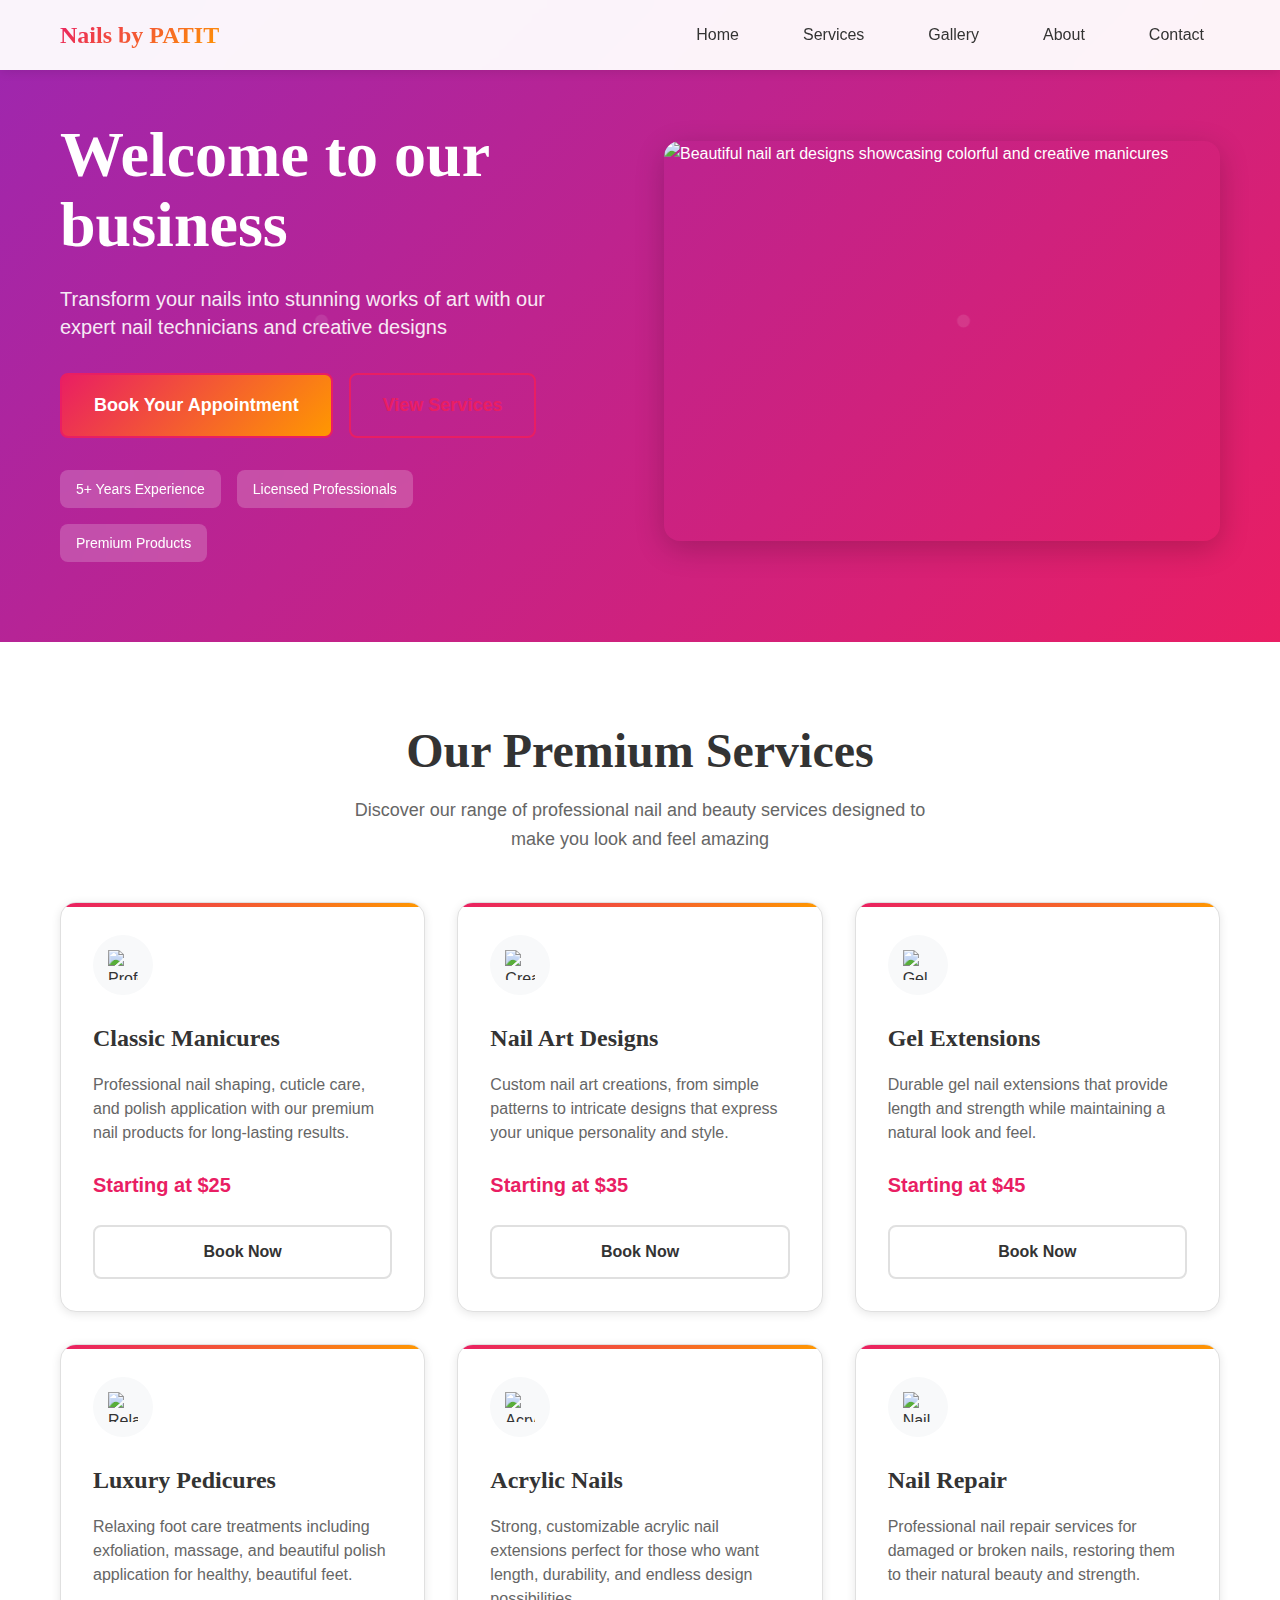
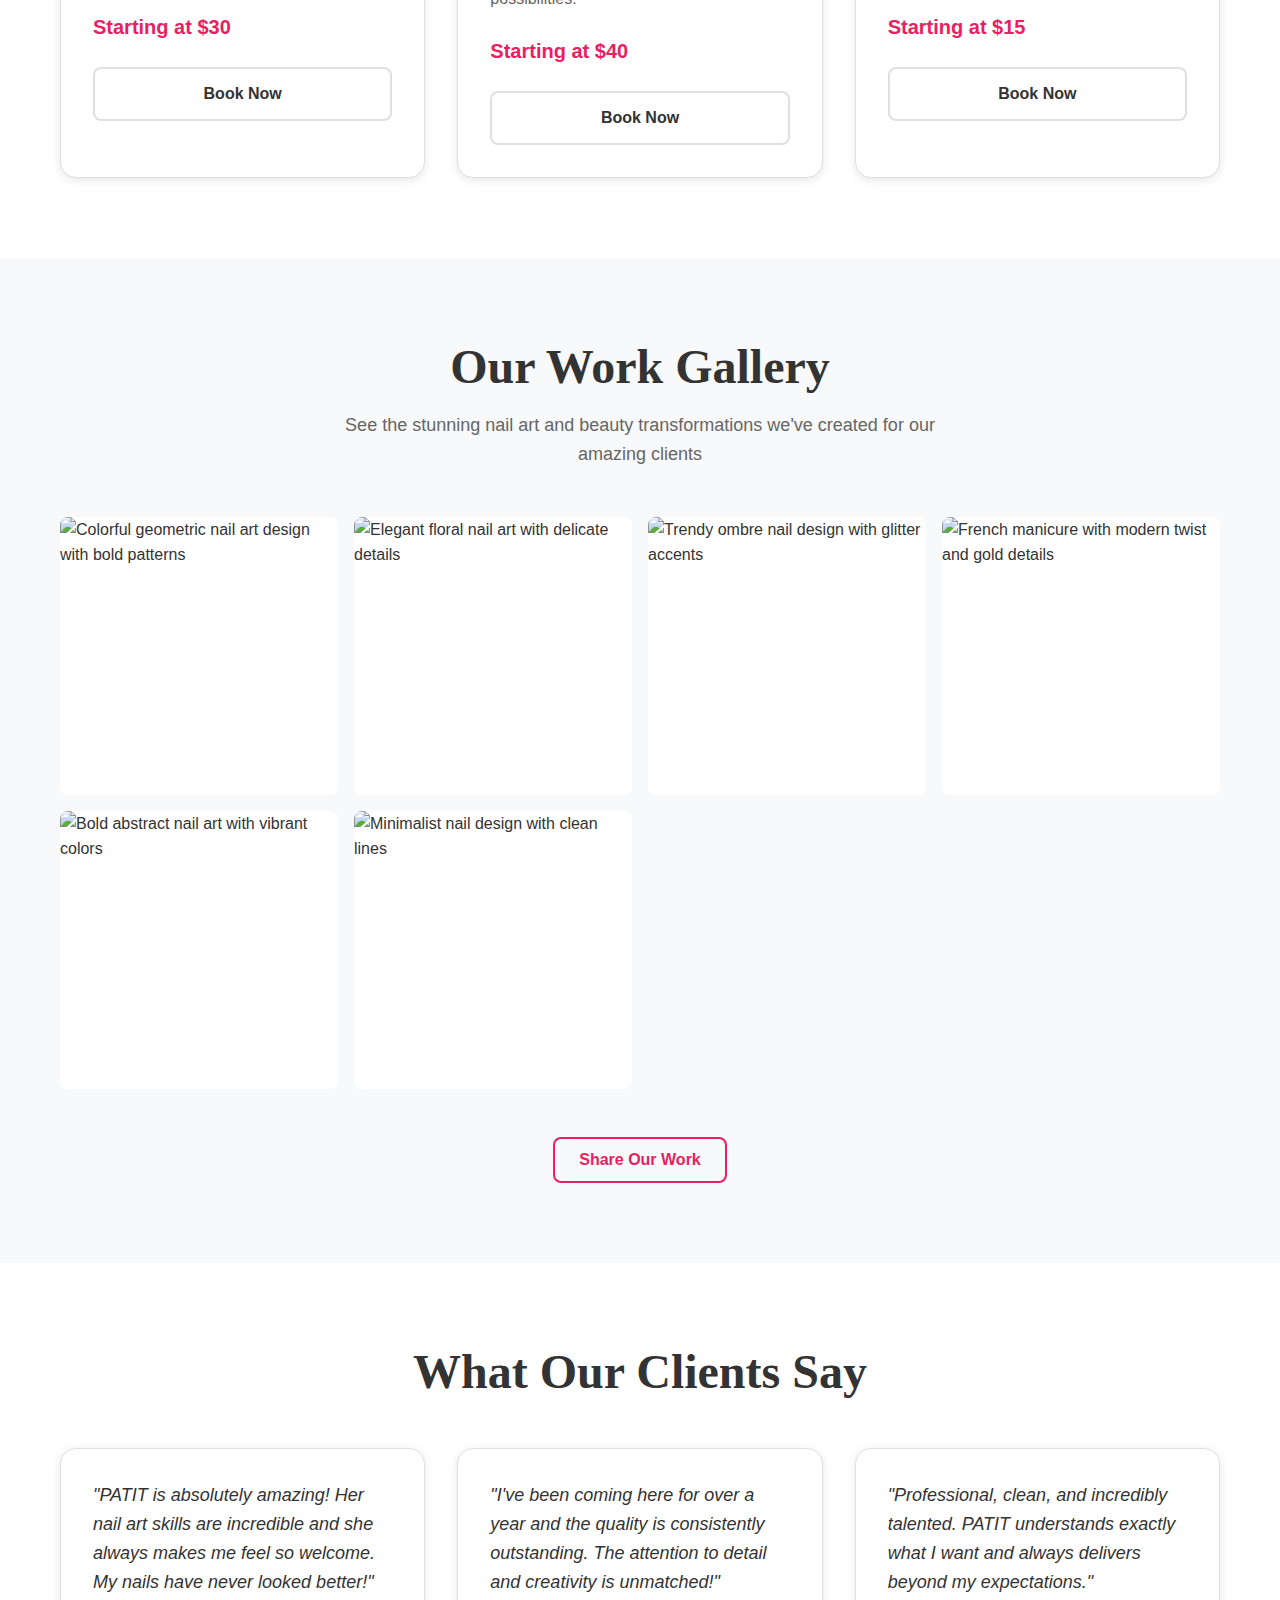
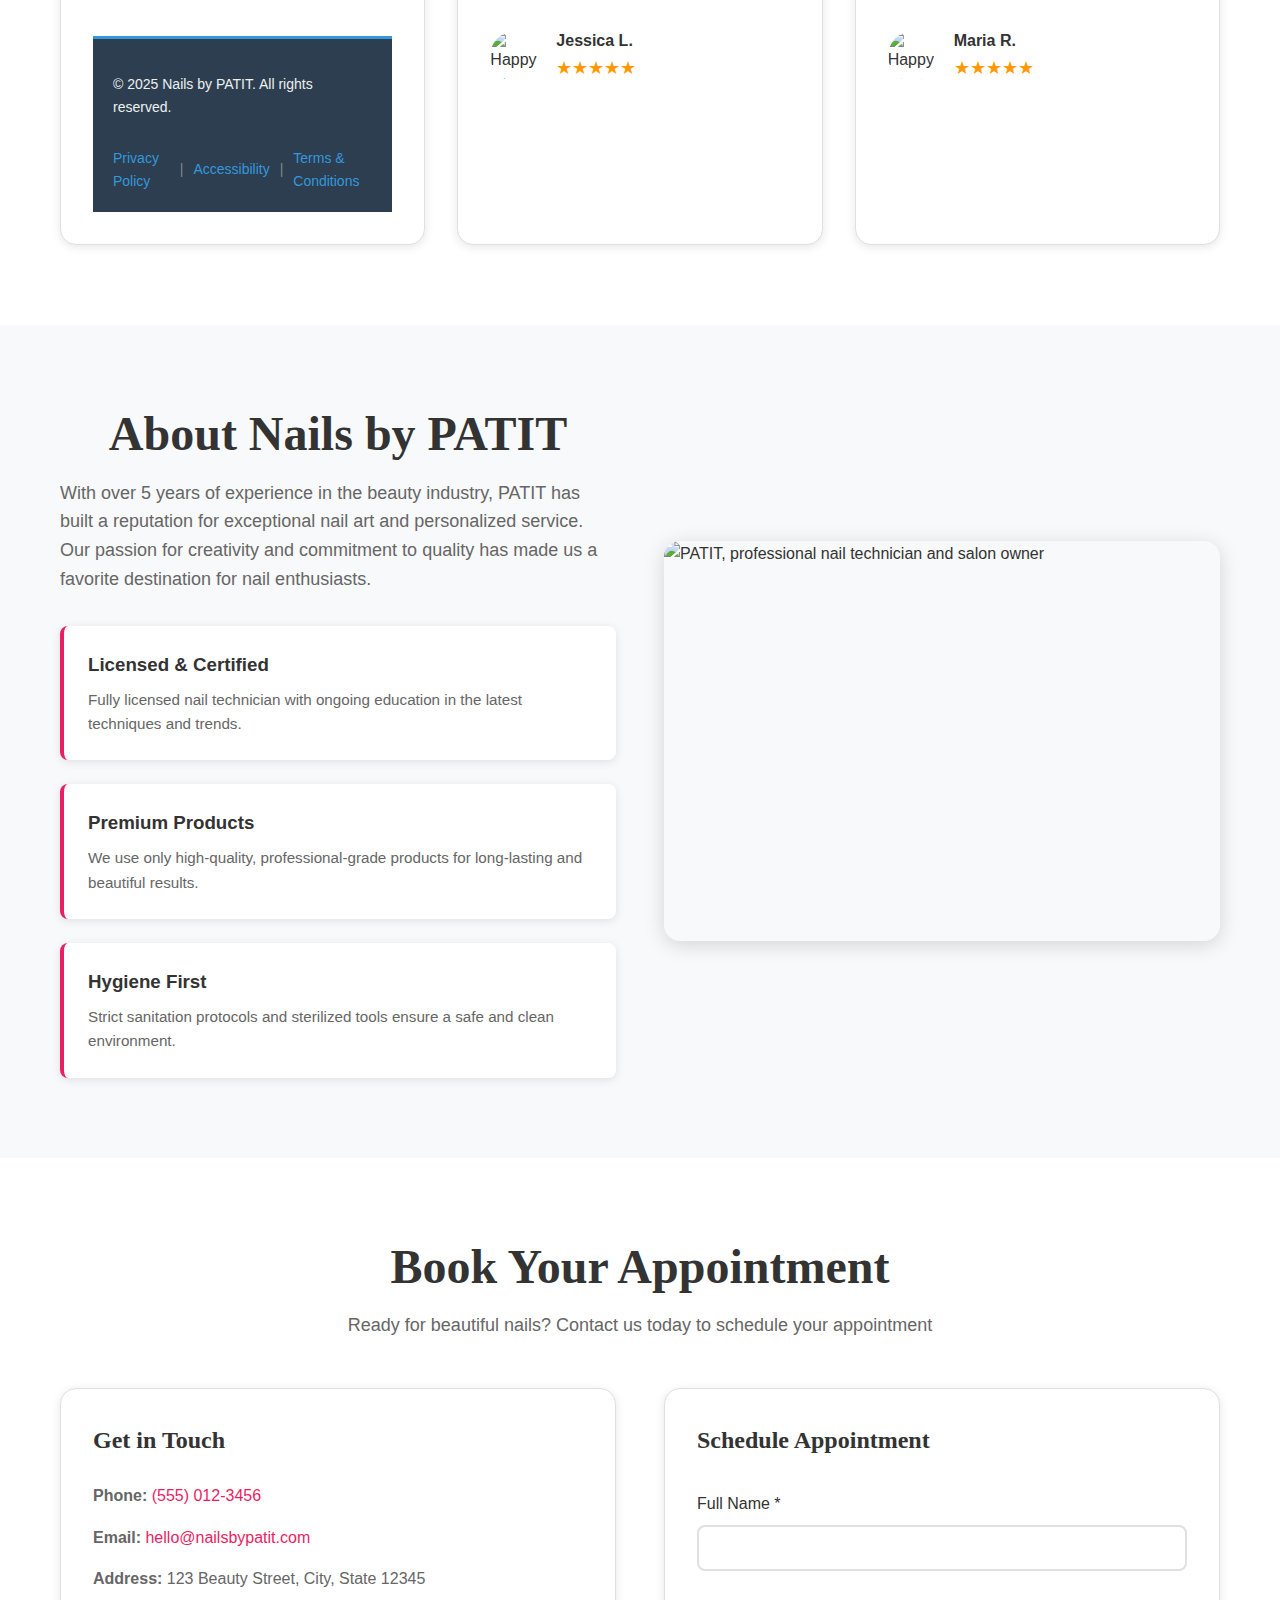
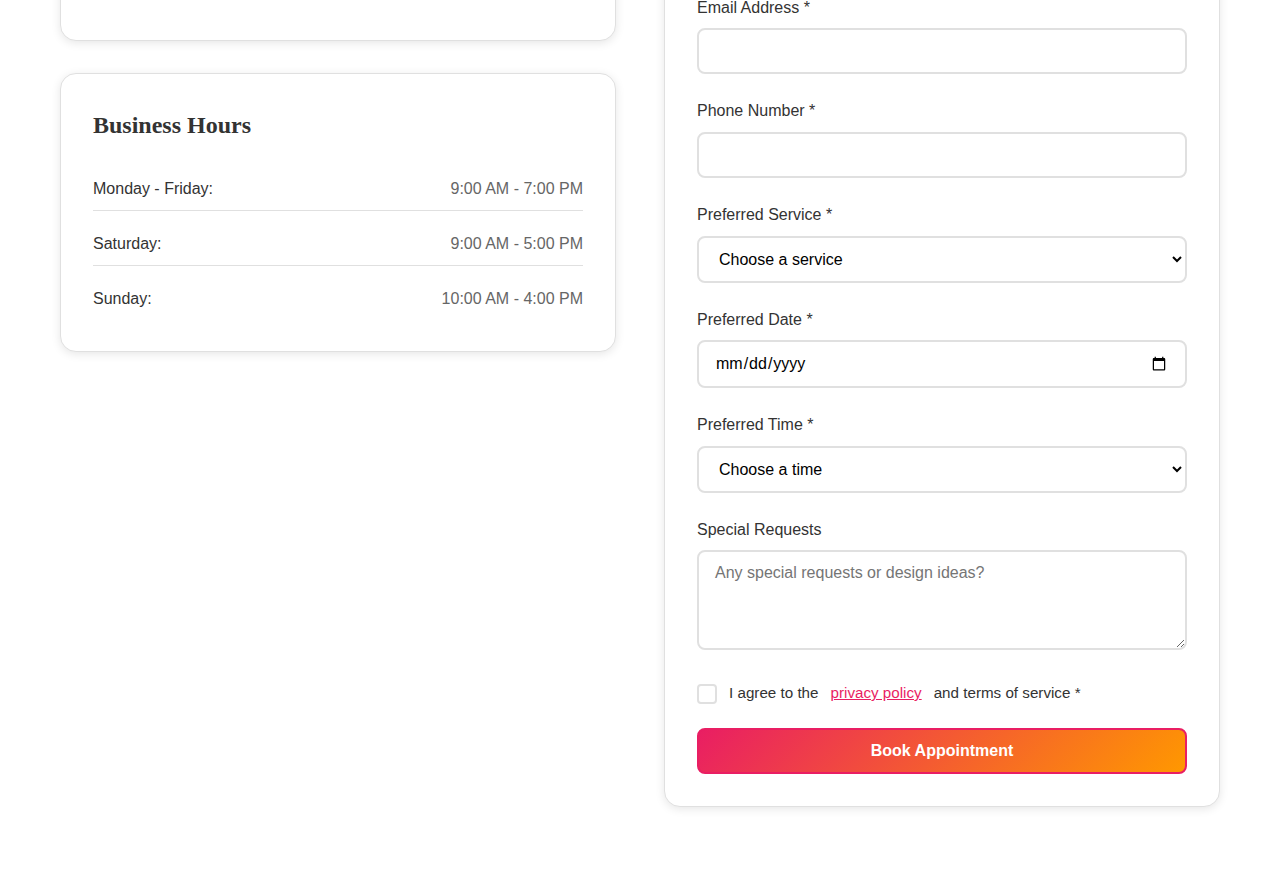
<file: public/index.html>
<!DOCTYPE html><html lang="en"><head><meta charset="UTF-8"><meta name="viewport" content="width=device-width, initial-scale=1.0"><title>Nails by PATIT - Professional Nail Art & Beauty Services</title><meta name="description" content="Transform your nails at Nails by PATIT. Expert nail art, manicures, pedicures, and beauty services. Book your appointment today for stunning nail designs."><meta name="keywords" content="nail art, manicures, pedicures, nail salon, beauty services, nail designs, gel nails, acrylic nails"><meta name="robots" content="index, follow"><link rel="canonical" href="https://nailsbypatit.com"><meta property="og:title" content="Nails by PATIT - Professional Nail Art & Beauty Services"><meta property="og:description" content="Transform your nails at Nails by PATIT. Expert nail art, manicures, pedicures, and beauty services."><meta property="og:type" content="website"><meta property="og:url" content="https://nailsbypatit.com"><meta name="twitter:card" content="summary_large_image"><meta name="twitter:title" content="Nails by PATIT - Professional Nail Art & Beauty Services"><meta name="twitter:description" content="Transform your nails at Nails by PATIT. Expert nail art, manicures, pedicures, and beauty services."><script type="application/ld+json">{"@context":"https://schema.org","@type":"BeautySalon","name":"Nails by PATIT","description":"Professional nail art and beauty services","url":"https://nailsbypatit.com","telephone":"+1-555-0123","address":{"@type":"PostalAddress","streetAddress":"123 Beauty Street","addressLocality":"City","addressRegion":"State","postalCode":"12345","addressCountry":"US"},"openingHours":["Mo-Fr 09:00-19:00","Sa 09:00-17:00","Su 10:00-16:00"],"priceRange":"$$","serviceType":["Nail Art","Manicures","Pedicures","Gel Nails","Acrylic Nails"]}</script><script data-integration="analytics:head"></script>    <link rel="stylesheet" href="styles.css">
</head><body><div data-integration="accessibility:toolbar"></div><header role="banner" class="header"><div class="container"><nav role="navigation" aria-label="Main navigation" class="nav"><div class="nav__brand"><h1 class="nav__logo">Nails by PATIT</h1></div><button class="nav__toggle" aria-label="Toggle navigation" aria-expanded="false"><span class="nav__hamburger"></span></button><ul class="nav__menu" role="menubar"><li class="nav__item" role="none"><a href="#home" class="nav__link" role="menuitem">Home</a></li><li class="nav__item" role="none"><a href="#services" class="nav__link" role="menuitem">Services</a></li><li class="nav__item" role="none"><a href="#gallery" class="nav__link" role="menuitem">Gallery</a></li><li class="nav__item" role="none"><a href="#about" class="nav__link" role="menuitem">About</a></li><li class="nav__item" role="none"><a href="#contact" class="nav__link" role="menuitem">Contact</a></li></ul></div></nav></header><main role="main"><section id="home" class="hero" aria-labelledby="hero-title"><div class="container"><div class="hero__content"><h1 id="hero-title" class="hero__title">Welcome to our business</h1><p class="hero__subtitle">Transform your nails into stunning works of art with our expert nail technicians and creative designs</p><div class="hero__cta"><a href="#contact" class="btn btn--primary btn--large" role="button">Book Your Appointment</a><a href="#services" class="btn btn--secondary btn--large" role="button">View Services</a></div><div class="hero__trust"><div class="trust-badges"><span class="trust-badge">5+ Years Experience</span><span class="trust-badge">Licensed Professionals</span><span class="trust-badge">Premium Products</span></div></div></div><div class="hero__image"><img data-ai-slot="hero-nail-art-salon" alt="Beautiful nail art designs showcasing colorful and creative manicures" class="hero__img" loading="eager"></div></div></section><section id="services" class="services" aria-labelledby="services-title"><div class="container"><h2 id="services-title" class="section__title">Our Premium Services</h2><p class="section__subtitle">Discover our range of professional nail and beauty services designed to make you look and feel amazing</p><div class="services__grid"><article class="service-card"><div class="service-card__icon"><img data-ai-slot="manicure-icon" alt="Professional manicure service icon" class="service-icon" loading="lazy"></div><h3 class="service-card__title">Classic Manicures</h3><p class="service-card__description">Professional nail shaping, cuticle care, and polish application with our premium nail products for long-lasting results.</p><div class="service-card__price">Starting at $25</div><a href="#contact" class="service-card__cta btn btn--outline">Book Now</a></article><article class="service-card"><div class="service-card__icon"><img data-ai-slot="nail-art-icon" alt="Creative nail art design icon" class="service-icon" loading="lazy"></div><h3 class="service-card__title">Nail Art Designs</h3><p class="service-card__description">Custom nail art creations, from simple patterns to intricate designs that express your unique personality and style.</p><div class="service-card__price">Starting at $35</div><a href="#contact" class="service-card__cta btn btn--outline">Book Now</a></article><article class="service-card"><div class="service-card__icon"><img data-ai-slot="gel-nails-icon" alt="Gel nail application icon" class="service-icon" loading="lazy"></div><h3 class="service-card__title">Gel Extensions</h3><p class="service-card__description">Durable gel nail extensions that provide length and strength while maintaining a natural look and feel.</p><div class="service-card__price">Starting at $45</div><a href="#contact" class="service-card__cta btn btn--outline">Book Now</a></article><article class="service-card"><div class="service-card__icon"><img data-ai-slot="pedicure-icon" alt="Relaxing pedicure service icon" class="service-icon" loading="lazy"></div><h3 class="service-card__title">Luxury Pedicures</h3><p class="service-card__description">Relaxing foot care treatments including exfoliation, massage, and beautiful polish application for healthy, beautiful feet.</p><div class="service-card__price">Starting at $30</div><a href="#contact" class="service-card__cta btn btn--outline">Book Now</a></article><article class="service-card"><div class="service-card__icon"><img data-ai-slot="acrylic-nails-icon" alt="Acrylic nail extension icon" class="service-icon" loading="lazy"></div><h3 class="service-card__title">Acrylic Nails</h3><p class="service-card__description">Strong, customizable acrylic nail extensions perfect for those who want length, durability, and endless design possibilities.</p><div class="service-card__price">Starting at $40</div><a href="#contact" class="service-card__cta btn btn--outline">Book Now</a></article><article class="service-card"><div class="service-card__icon"><img data-ai-slot="nail-repair-icon" alt="Nail repair and maintenance icon" class="service-icon" loading="lazy"></div><h3 class="service-card__title">Nail Repair</h3><p class="service-card__description">Professional nail repair services for damaged or broken nails, restoring them to their natural beauty and strength.</p><div class="service-card__price">Starting at $15</div><a href="#contact" class="service-card__cta btn btn--outline">Book Now</a></article></div></div></section><section id="gallery" class="gallery" aria-labelledby="gallery-title"><div class="container"><h2 id="gallery-title" class="section__title">Our Work Gallery</h2><p class="section__subtitle">See the stunning nail art and beauty transformations we've created for our amazing clients</p><div class="gallery__grid"><div class="gallery__item"><img data-ai-slot="nail-art-gallery-1" alt="Colorful geometric nail art design with bold patterns" class="gallery__img" loading="lazy"></div><div class="gallery__item"><img data-ai-slot="nail-art-gallery-2" alt="Elegant floral nail art with delicate details" class="gallery__img" loading="lazy"></div><div class="gallery__item"><img data-ai-slot="nail-art-gallery-3" alt="Trendy ombre nail design with glitter accents" class="gallery__img" loading="lazy"></div><div class="gallery__item"><img data-ai-slot="nail-art-gallery-4" alt="French manicure with modern twist and gold details" class="gallery__img" loading="lazy"></div><div class="gallery__item"><img data-ai-slot="nail-art-gallery-5" alt="Bold abstract nail art with vibrant colors" class="gallery__img" loading="lazy"></div><div class="gallery__item"><img data-ai-slot="nail-art-gallery-6" alt="Minimalist nail design with clean lines" class="gallery__img" loading="lazy"></div></div><div class="gallery__cta"><button data-integration="social:share" class="btn btn--secondary">Share Our Work</button></div></div></section><section class="testimonials" aria-labelledby="testimonials-title"><div class="container"><h2 id="testimonials-title" class="section__title">What Our Clients Say</h2><div class="testimonials__grid"><blockquote class="testimonial"><div class="testimonial__content"><p class="testimonial__text">"PATIT is absolutely amazing! Her nail art skills are incredible and she always makes me feel so welcome. My nails have never looked better!"</p>
    <!-- Legal Footer -->
    <footer class="legal-footer">
      <div class="container">
        <div class="footer-content">
          <div class="footer-main">
            <p>© 2025 Nails by PATIT. All rights reserved.</p>
          </div>
          <div class="footer-legal">
            <a href="privacy.html" target="_blank" rel="noopener" aria-label="Privacy Policy">
              Privacy Policy
            </a>
            <span class="separator">|</span>
            <a href="accessibility.html" target="_blank" rel="noopener" aria-label="Accessibility">
              Accessibility
            </a>
            <span class="separator">|</span>
            <a href="terms.html" target="_blank" rel="noopener" aria-label="Terms & Conditions">
              Terms & Conditions
            </a>
          </div>
        </div>
      </div>
    </footer></div></blockquote><blockquote class="testimonial"><div class="testimonial__content"><p class="testimonial__text">"I've been coming here for over a year and the quality is consistently outstanding. The attention to detail and creativity is unmatched!"</p><footer class="testimonial__author"><img data-ai-slot="client-testimonial-2" alt="Happy client Jessica L." class="testimonial__avatar" loading="lazy"><div class="testimonial__info"><cite class="testimonial__name">Jessica L.</cite><div class="testimonial__rating" aria-label="5 star rating">★★★★★</div></div></footer></div></blockquote><blockquote class="testimonial"><div class="testimonial__content"><p class="testimonial__text">"Professional, clean, and incredibly talented. PATIT understands exactly what I want and always delivers beyond my expectations."</p><footer class="testimonial__author"><img data-ai-slot="client-testimonial-3" alt="Happy client Maria R." class="testimonial__avatar" loading="lazy"><div class="testimonial__info"><cite class="testimonial__name">Maria R.</cite><div class="testimonial__rating" aria-label="5 star rating">★★★★★</div></div></footer></div></blockquote></div></div></section><section id="about" class="about" aria-labelledby="about-title"><div class="container"><div class="about__content"><div class="about__text"><h2 id="about-title" class="section__title">About Nails by PATIT</h2><p class="about__description">With over 5 years of experience in the beauty industry, PATIT has built a reputation for exceptional nail art and personalized service. Our passion for creativity and commitment to quality has made us a favorite destination for nail enthusiasts.</p><div class="about__features"><div class="feature"><h3 class="feature__title">Licensed & Certified</h3><p class="feature__text">Fully licensed nail technician with ongoing education in the latest techniques and trends.</p></div><div class="feature"><h3 class="feature__title">Premium Products</h3><p class="feature__text">We use only high-quality, professional-grade products for long-lasting and beautiful results.</p></div><div class="feature"><h3 class="feature__title">Hygiene First</h3><p class="feature__text">Strict sanitation protocols and sterilized tools ensure a safe and clean environment.</p></div></div></div><div class="about__image"><img data-ai-slot="about-patit-owner" alt="PATIT, professional nail technician and salon owner" class="about__img" loading="lazy"></div></div></div></section><section id="contact" class="contact" aria-labelledby="contact-title"><div class="container"><h2 id="contact-title" class="section__title">Book Your Appointment</h2><p class="section__subtitle">Ready for beautiful nails? Contact us today to schedule your appointment</p><div class="contact__content"><div class="contact__info"><div class="contact__details"><h3 class="contact__heading">Get in Touch</h3><div class="contact__item"><strong>Phone:</strong> <a href="tel:+15550123" class="contact__link">(555) 012-3456</a></div><div class="contact__item"><strong>Email:</strong> <a href="mailto:hello@nailsbypatit.com" class="contact__link">hello@nailsbypatit.com</a></div><div class="contact__item"><strong>Address:</strong> 123 Beauty Street, City, State 12345</div></div><div class="contact__hours"><h3 class="contact__heading">Business Hours</h3><div class="hours__list"><div class="hours__item"><span class="hours__day">Monday - Friday:</span> <span class="hours__time">9:00 AM - 7:00 PM</span></div><div class="hours__item"><span class="hours__day">Saturday:</span> <span class="hours__time">9:00 AM - 5:00 PM</span></div><div class="hours__item"><span class="hours__day">Sunday:</span> <span class="hours__time">10:00 AM - 4:00 PM</span></div></div></div></div><form class="contact__form" id="appointmentForm" novalidate><h3 class="form__title">Schedule Appointment</h3><div class="form__group"><label for="name" class="form__label">Full Name *</label><input type="text" id="name" name="name" class="form__input" required aria-describedby="name-error"><div id="name-error" class="form__error" role="alert"></div></div><div class="form__group"><label for="email" class="form__label">Email Address *</label><input type="email" id="email" name="email" class="form__input" required aria-describedby="email-error"><div id="email-error" class="form__error" role="alert"></div></div><div class="form__group"><label for="phone" class="form__label">Phone Number *</label><input type="tel" id="phone" name="phone" class="form__input" required aria-describedby="phone-error"><div id="phone-error" class="form__error" role="alert"></div></div><div class="form__group"><label for="service" class="form__label">Preferred Service *</label><select id="service" name="service" class="form__select" required aria-describedby="service-error"><option value="">Choose a service</option><option value="manicure">Classic Manicure</option><option value="nail-art">Nail Art Design</option><option value="gel-extensions">Gel Extensions</option><option value="pedicure">Luxury Pedicure</option><option value="acrylic">Acrylic Nails</option><option value="repair">Nail Repair</option></select><div id="service-error" class="form__error" role="alert"></div></div><div class="form__group"><label for="date" class="form__label">Preferred Date *</label><input type="date" id="date" name="date" class="form__input" required aria-describedby="date-error"><div id="date-error" class="form__error" role="alert"></div></div><div class="form__group"><label for="time" class="form__label">Preferred Time *</label><select id="time" name="time" class="form__select" required aria-describedby="time-error"><option value="">Choose a time</option><option value="09:00">9:00 AM</option><option value="10:00">10:00 AM</option><option value="11:00">11:00 AM</option><option value="12:00">12:00 PM</option><option value="13:00">1:00 PM</option><option value="14:00">2:00 PM</option><option value="15:00">3:00 PM</option><option value="16:00">4:00 PM</option><option value="17:00">5:00 PM</option><option value="18:00">6:00 PM</option></select><div id="time-error" class="form__error" role="alert"></div></div><div class="form__group"><label for="message" class="form__label">Special Requests</label><textarea id="message" name="message" class="form__textarea" rows="4" placeholder="Any special requests or design ideas?"></textarea></div><div class="form__group"><label class="form__checkbox"><input type="checkbox" id="consent" name="consent" required><span class="form__checkmark"></span>I agree to the <a href="#" class="form__link">privacy policy</a> and terms of service *</label><div id="consent-error" class="form__error" role="alert"></div></div><div data-integration="payments:form"></div><button type="submit" class="btn btn--primary btn--full">Book Appointment</button><div id="form-success" class="form__success" role="alert" style="display: none;">Thank you! Your appointment request has been submitted. We'll contact you within 24 hours to confirm.</div></form></div></div></section></main></body></html>
</file>
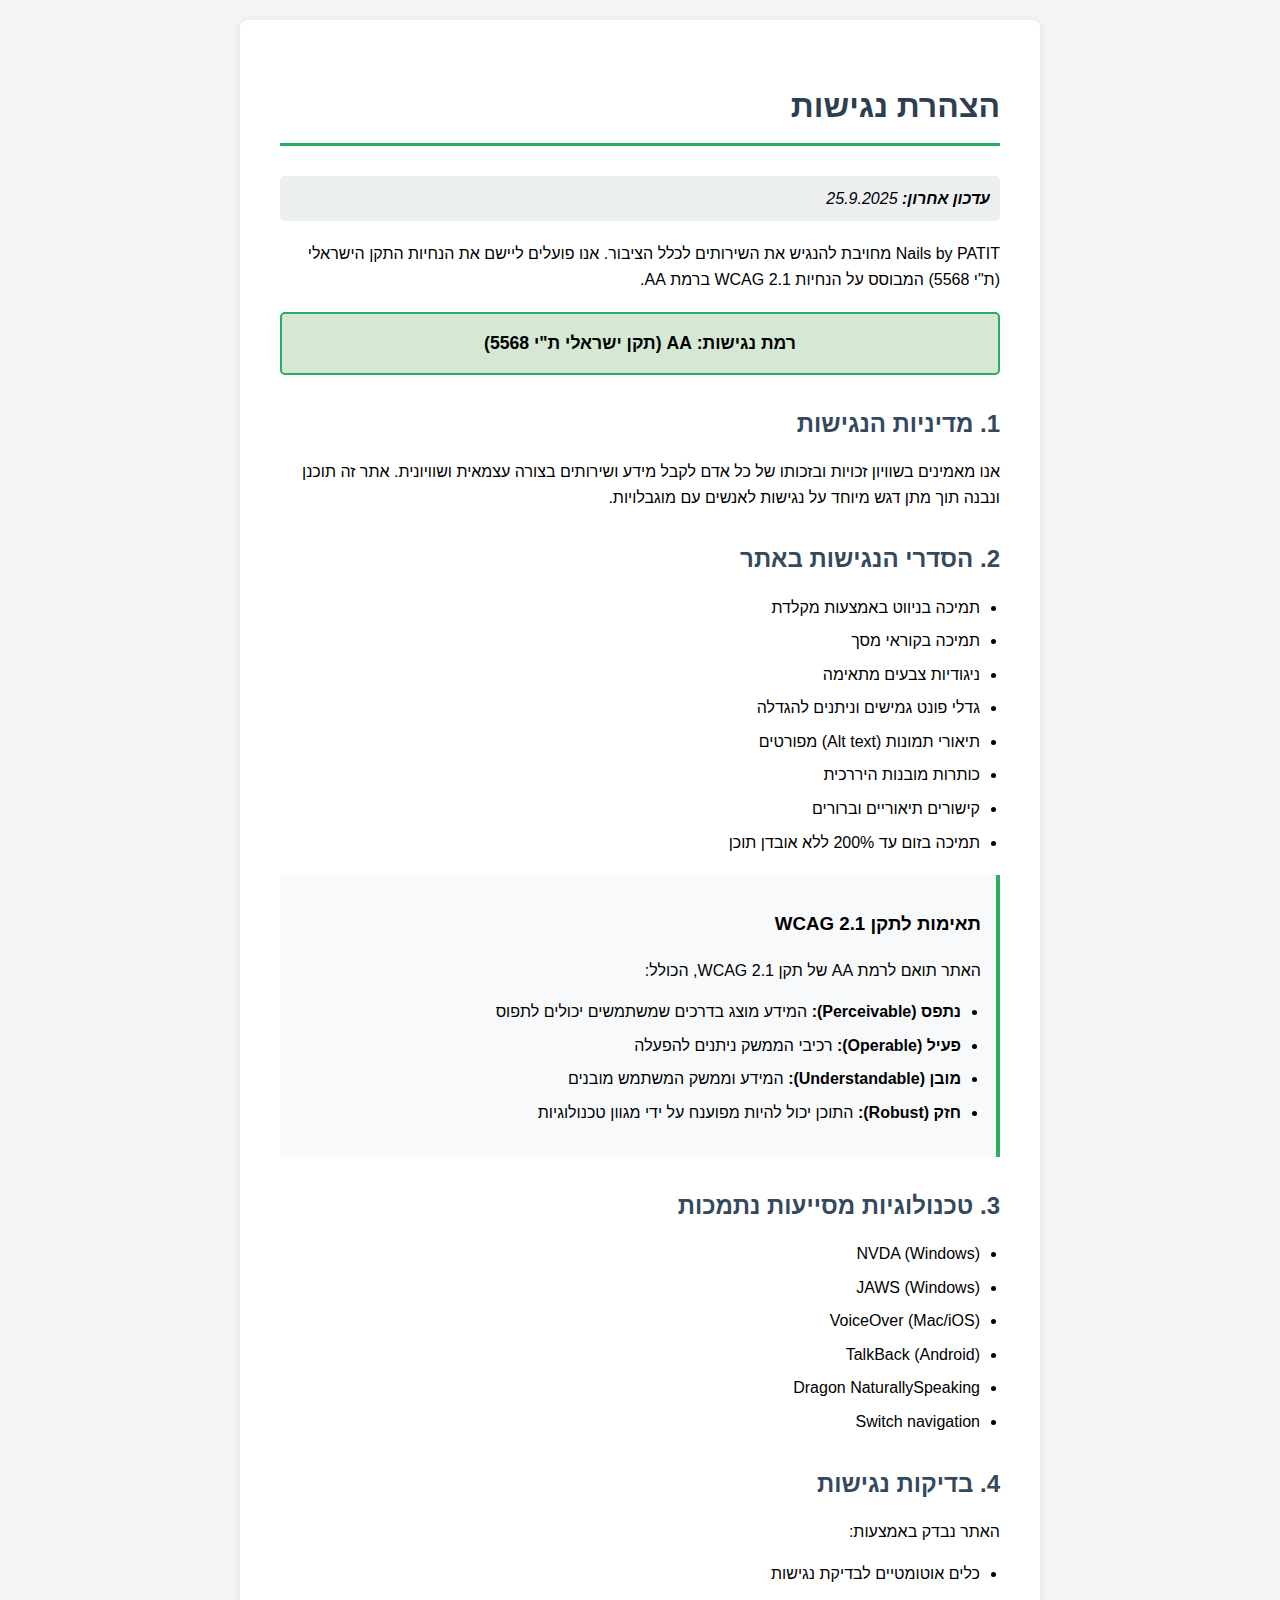
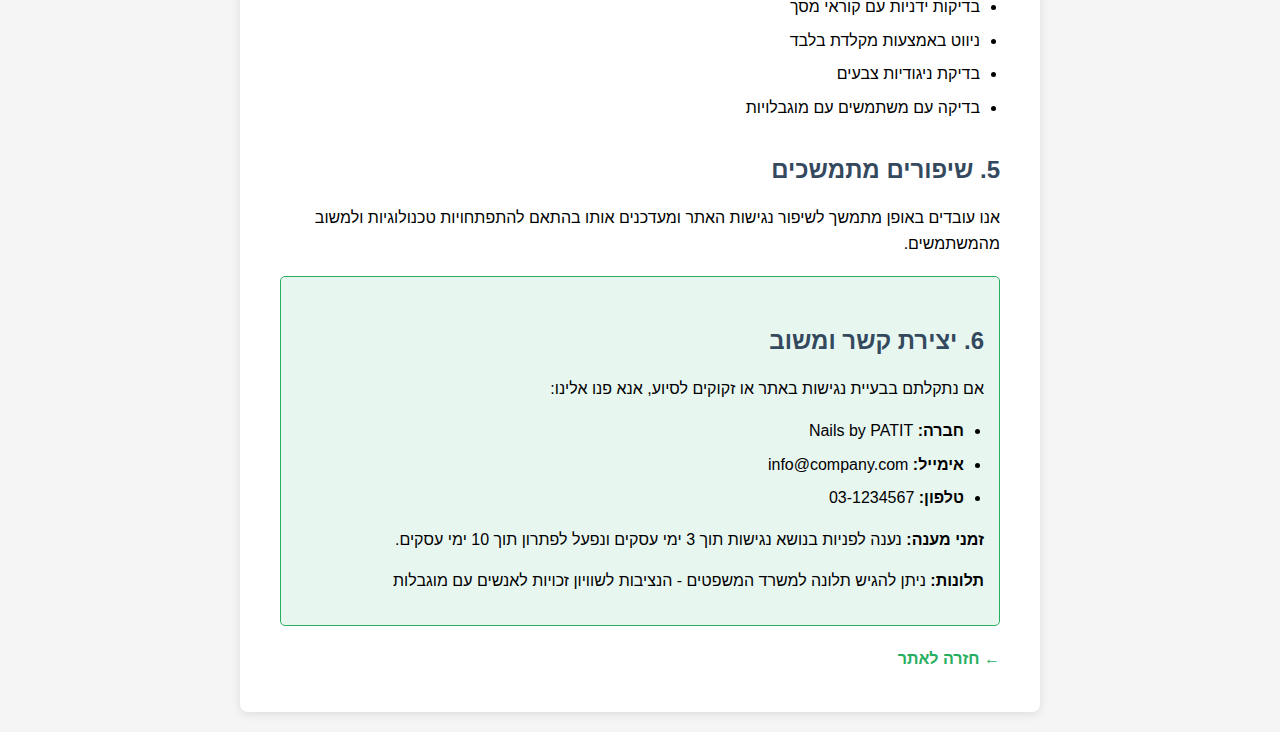
<file: public/accessibility.html>
<!DOCTYPE html>
<html lang="he" dir="rtl">
<head>
    <meta charset="UTF-8">
    <meta name="viewport" content="width=device-width, initial-scale=1.0">
    <title>הצהרת נגישות - Nails by PATIT</title>
    <style>
        body {
            font-family: 'Segoe UI', Tahoma, Geneva, Verdana, sans-serif;
            line-height: 1.6;
            max-width: 800px;
            margin: 0 auto;
            padding: 20px;
            background-color: #f5f5f5;
            direction: rtl;
        }
        .container {
            background: white;
            padding: 40px;
            border-radius: 8px;
            box-shadow: 0 2px 10px rgba(0,0,0,0.1);
        }
        h1 {
            color: #2c3e50;
            border-bottom: 3px solid #27ae60;
            padding-bottom: 10px;
            margin-bottom: 30px;
        }
        h2 {
            color: #34495e;
            margin-top: 30px;
            margin-bottom: 15px;
        }
        .last-updated {
            background: #ecf0f1;
            padding: 10px;
            border-radius: 5px;
            margin-bottom: 20px;
            font-style: italic;
        }
        .contact-info {
            background: #e8f6f0;
            border: 1px solid #27ae60;
            padding: 15px;
            border-radius: 5px;
            margin-top: 20px;
        }
        .compliance-level {
            background: #d5e8d4;
            border: 2px solid #27ae60;
            padding: 15px;
            border-radius: 5px;
            margin: 20px 0;
            text-align: center;
            font-weight: bold;
            font-size: 1.1em;
        }
        ul {
            padding-right: 20px;
        }
        li {
            margin-bottom: 8px;
        }
        .back-link {
            display: inline-block;
            margin-top: 20px;
            color: #27ae60;
            text-decoration: none;
            font-weight: bold;
        }
        .back-link:hover {
            text-decoration: underline;
        }
        .wcag-info {
            background: #f8f9fa;
            border-right: 4px solid #27ae60;
            padding: 15px;
            margin: 20px 0;
        }
    </style>
</head>
<body>
    <div class="container">
        <h1>הצהרת נגישות</h1>
        
        <div class="last-updated">
            <strong>עדכון אחרון:</strong> 25.9.2025
        </div>

        <p>
            Nails by PATIT מחויבת להנגיש את השירותים לכלל הציבור. אנו פועלים ליישם את הנחיות התקן הישראלי 
            (ת"י 5568) המבוסס על הנחיות WCAG 2.1 ברמת AA.
        </p>

        <div class="compliance-level">
            רמת נגישות: AA (תקן ישראלי ת"י 5568)
        </div>

        <h2>1. מדיניות הנגישות</h2>
        <p>
            אנו מאמינים בשוויון זכויות ובזכותו של כל אדם לקבל מידע ושירותים בצורה עצמאית ושוויונית. 
            אתר זה תוכנן ונבנה תוך מתן דגש מיוחד על נגישות לאנשים עם מוגבלויות.
        </p>

        <h2>2. הסדרי הנגישות באתר</h2>
        <ul>
            <li>תמיכה בניווט באמצעות מקלדת</li>
            <li>תמיכה בקוראי מסך</li>
            <li>ניגודיות צבעים מתאימה</li>
            <li>גדלי פונט גמישים וניתנים להגדלה</li>
            <li>תיאורי תמונות (Alt text) מפורטים</li>
            <li>כותרות מובנות היררכית</li>
            <li>קישורים תיאוריים וברורים</li>
            <li>תמיכה בזום עד 200% ללא אובדן תוכן</li>
        </ul>

        <div class="wcag-info">
            <h3>תאימות לתקן WCAG 2.1</h3>
            <p>האתר תואם לרמת AA של תקן WCAG 2.1, הכולל:</p>
            <ul>
                <li><strong>נתפס (Perceivable):</strong> המידע מוצג בדרכים שמשתמשים יכולים לתפוס</li>
                <li><strong>פעיל (Operable):</strong> רכיבי הממשק ניתנים להפעלה</li>
                <li><strong>מובן (Understandable):</strong> המידע וממשק המשתמש מובנים</li>
                <li><strong>חזק (Robust):</strong> התוכן יכול להיות מפוענח על ידי מגוון טכנולוגיות</li>
            </ul>
        </div>

        <h2>3. טכנולוגיות מסייעות נתמכות</h2>
        <ul>
            <li>NVDA (Windows)</li>
            <li>JAWS (Windows)</li>
            <li>VoiceOver (Mac/iOS)</li>
            <li>TalkBack (Android)</li>
            <li>Dragon NaturallySpeaking</li>
            <li>Switch navigation</li>
        </ul>

        <h2>4. בדיקות נגישות</h2>
        <p>האתר נבדק באמצעות:</p>
        <ul>
            <li>כלים אוטומטיים לבדיקת נגישות</li>
            <li>בדיקות ידניות עם קוראי מסך</li>
            <li>ניווט באמצעות מקלדת בלבד</li>
            <li>בדיקת ניגודיות צבעים</li>
            <li>בדיקה עם משתמשים עם מוגבלויות</li>
        </ul>

        <h2>5. שיפורים מתמשכים</h2>
        <p>
            אנו עובדים באופן מתמשך לשיפור נגישות האתר ומעדכנים אותו בהתאם להתפתחויות טכנולוגיות ולמשוב מהמשתמשים.
        </p>

        <div class="contact-info">
            <h2>6. יצירת קשר ומשוב</h2>
            <p>אם נתקלתם בבעיית נגישות באתר או זקוקים לסיוע, אנא פנו אלינו:</p>
            <ul>
                <li><strong>חברה:</strong> Nails by PATIT</li>
                <li><strong>אימייל:</strong> info@company.com</li>
                <li><strong>טלפון:</strong> 03-1234567</li>
            </ul>
            <p>
                <strong>זמני מענה:</strong> נענה לפניות בנושא נגישות תוך 3 ימי עסקים ונפעל לפתרון תוך 10 ימי עסקים.
            </p>
            <p>
                <strong>תלונות:</strong> ניתן להגיש תלונה למשרד המשפטים - הנציבות לשוויון זכויות לאנשים עם מוגבלות
            </p>
        </div>

        <a href="/" class="back-link">← חזרה לאתר</a>
    </div>
</body>
</html>
</file>
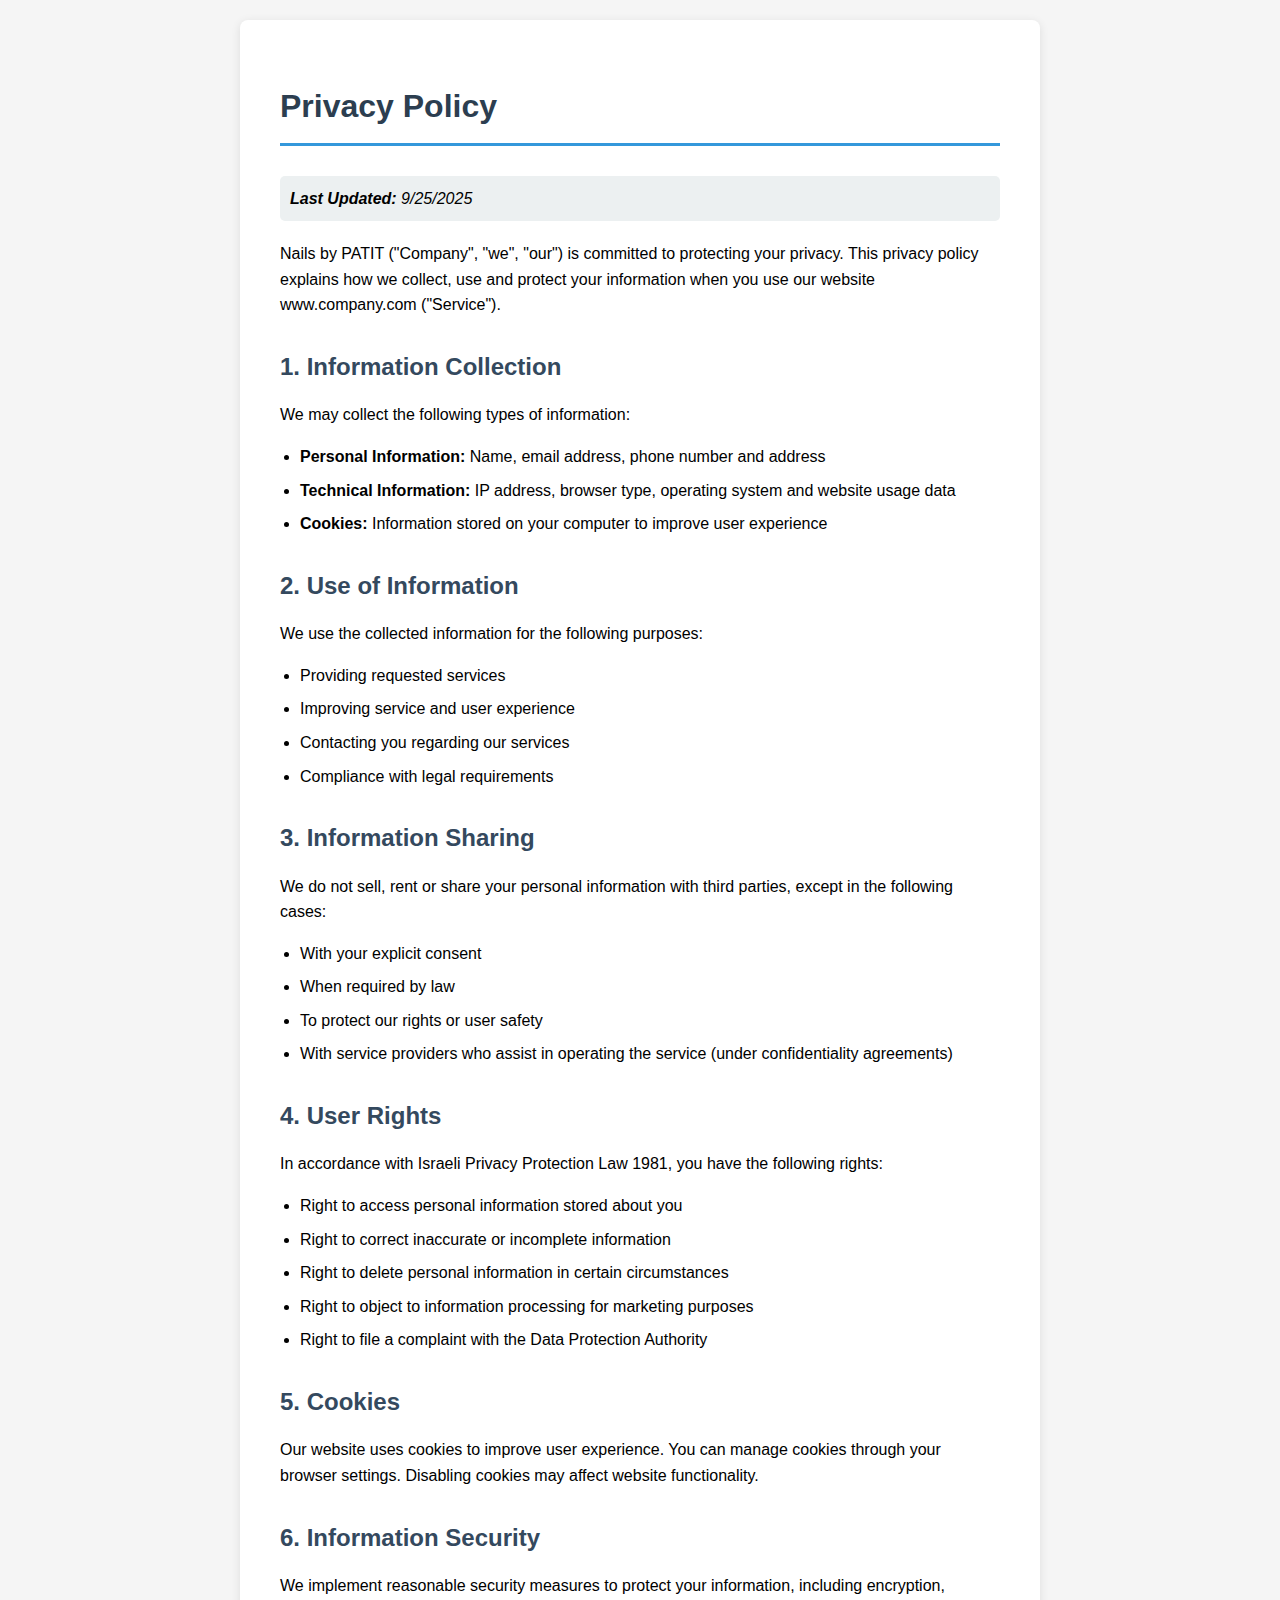
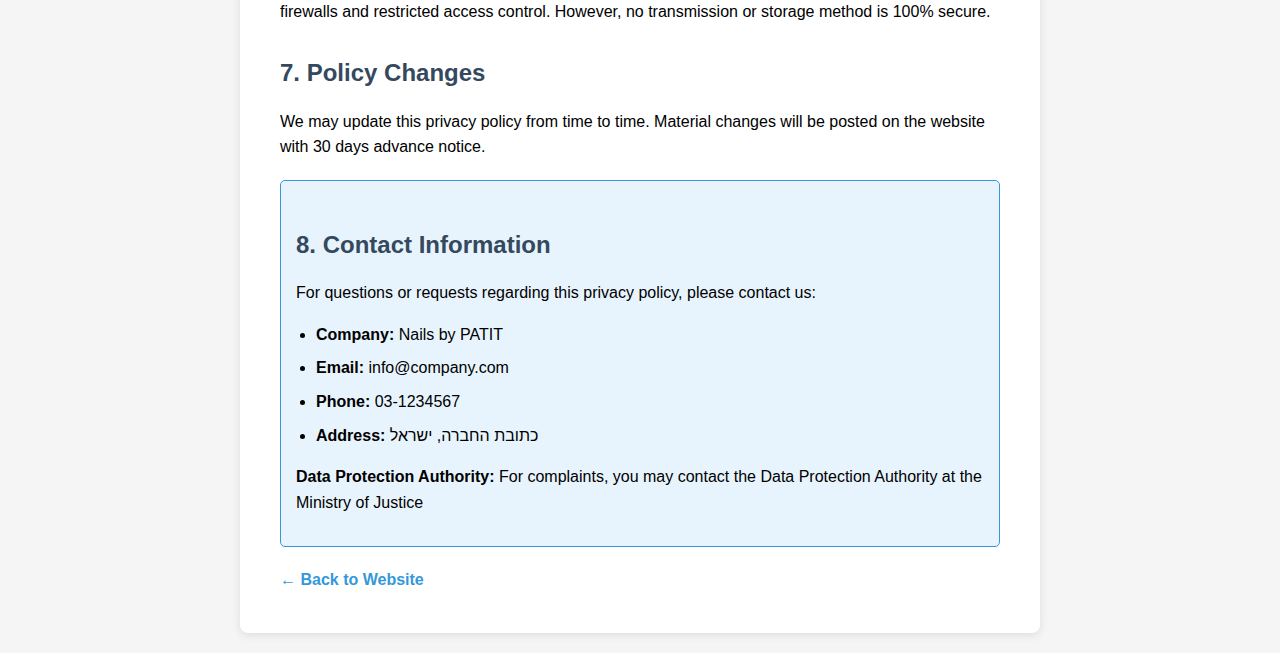
<file: public/privacy.html>
<!DOCTYPE html>
<html lang="en">
<head>
    <meta charset="UTF-8">
    <meta name="viewport" content="width=device-width, initial-scale=1.0">
    <title>Privacy Policy - Nails by PATIT</title>
    <style>
        body {
            font-family: 'Segoe UI', Tahoma, Geneva, Verdana, sans-serif;
            line-height: 1.6;
            max-width: 800px;
            margin: 0 auto;
            padding: 20px;
            background-color: #f5f5f5;
        }
        .container {
            background: white;
            padding: 40px;
            border-radius: 8px;
            box-shadow: 0 2px 10px rgba(0,0,0,0.1);
        }
        h1 {
            color: #2c3e50;
            border-bottom: 3px solid #3498db;
            padding-bottom: 10px;
            margin-bottom: 30px;
        }
        h2 {
            color: #34495e;
            margin-top: 30px;
            margin-bottom: 15px;
        }
        .last-updated {
            background: #ecf0f1;
            padding: 10px;
            border-radius: 5px;
            margin-bottom: 20px;
            font-style: italic;
        }
        .contact-info {
            background: #e8f4fd;
            border: 1px solid #3498db;
            padding: 15px;
            border-radius: 5px;
            margin-top: 20px;
        }
        ul {
            padding-left: 20px;
        }
        li {
            margin-bottom: 8px;
        }
        .back-link {
            display: inline-block;
            margin-top: 20px;
            color: #3498db;
            text-decoration: none;
            font-weight: bold;
        }
        .back-link:hover {
            text-decoration: underline;
        }
    </style>
</head>
<body>
    <div class="container">
        <h1>Privacy Policy</h1>
        
        <div class="last-updated">
            <strong>Last Updated:</strong> 9/25/2025
        </div>

        <p>
            Nails by PATIT ("Company", "we", "our") is committed to protecting your privacy. This privacy policy explains how we collect, 
            use and protect your information when you use our website www.company.com ("Service").
        </p>

        <h2>1. Information Collection</h2>
        <p>We may collect the following types of information:</p>
        <ul>
            <li><strong>Personal Information:</strong> Name, email address, phone number and address</li>
            <li><strong>Technical Information:</strong> IP address, browser type, operating system and website usage data</li>
            <li><strong>Cookies:</strong> Information stored on your computer to improve user experience</li>
        </ul>

        <h2>2. Use of Information</h2>
        <p>We use the collected information for the following purposes:</p>
        <ul>
            <li>Providing requested services</li>
            <li>Improving service and user experience</li>
            <li>Contacting you regarding our services</li>
            <li>Compliance with legal requirements</li>
        </ul>

        <h2>3. Information Sharing</h2>
        <p>We do not sell, rent or share your personal information with third parties, except in the following cases:</p>
        <ul>
            <li>With your explicit consent</li>
            <li>When required by law</li>
            <li>To protect our rights or user safety</li>
            <li>With service providers who assist in operating the service (under confidentiality agreements)</li>
        </ul>

        <h2>4. User Rights</h2>
        <p>In accordance with Israeli Privacy Protection Law 1981, you have the following rights:</p>
        <ul>
            <li>Right to access personal information stored about you</li>
            <li>Right to correct inaccurate or incomplete information</li>
            <li>Right to delete personal information in certain circumstances</li>
            <li>Right to object to information processing for marketing purposes</li>
            <li>Right to file a complaint with the Data Protection Authority</li>
        </ul>

        <h2>5. Cookies</h2>
        <p>
            Our website uses cookies to improve user experience. You can manage cookies through your browser settings. 
            Disabling cookies may affect website functionality.
        </p>

        <h2>6. Information Security</h2>
        <p>
            We implement reasonable security measures to protect your information, including encryption, firewalls and restricted access control. 
            However, no transmission or storage method is 100% secure.
        </p>

        <h2>7. Policy Changes</h2>
        <p>
            We may update this privacy policy from time to time. Material changes will be posted on the website with 30 days advance notice.
        </p>

        <div class="contact-info">
            <h2>8. Contact Information</h2>
            <p>For questions or requests regarding this privacy policy, please contact us:</p>
            <ul>
                <li><strong>Company:</strong> Nails by PATIT</li>
                <li><strong>Email:</strong> info@company.com</li>
                <li><strong>Phone:</strong> 03-1234567</li>
                <li><strong>Address:</strong> כתובת החברה, ישראל</li>
            </ul>
            <p><strong>Data Protection Authority:</strong> For complaints, you may contact the Data Protection Authority at the Ministry of Justice</p>
        </div>

        <a href="/" class="back-link">← Back to Website</a>
    </div>
</body>
</html>
</file>
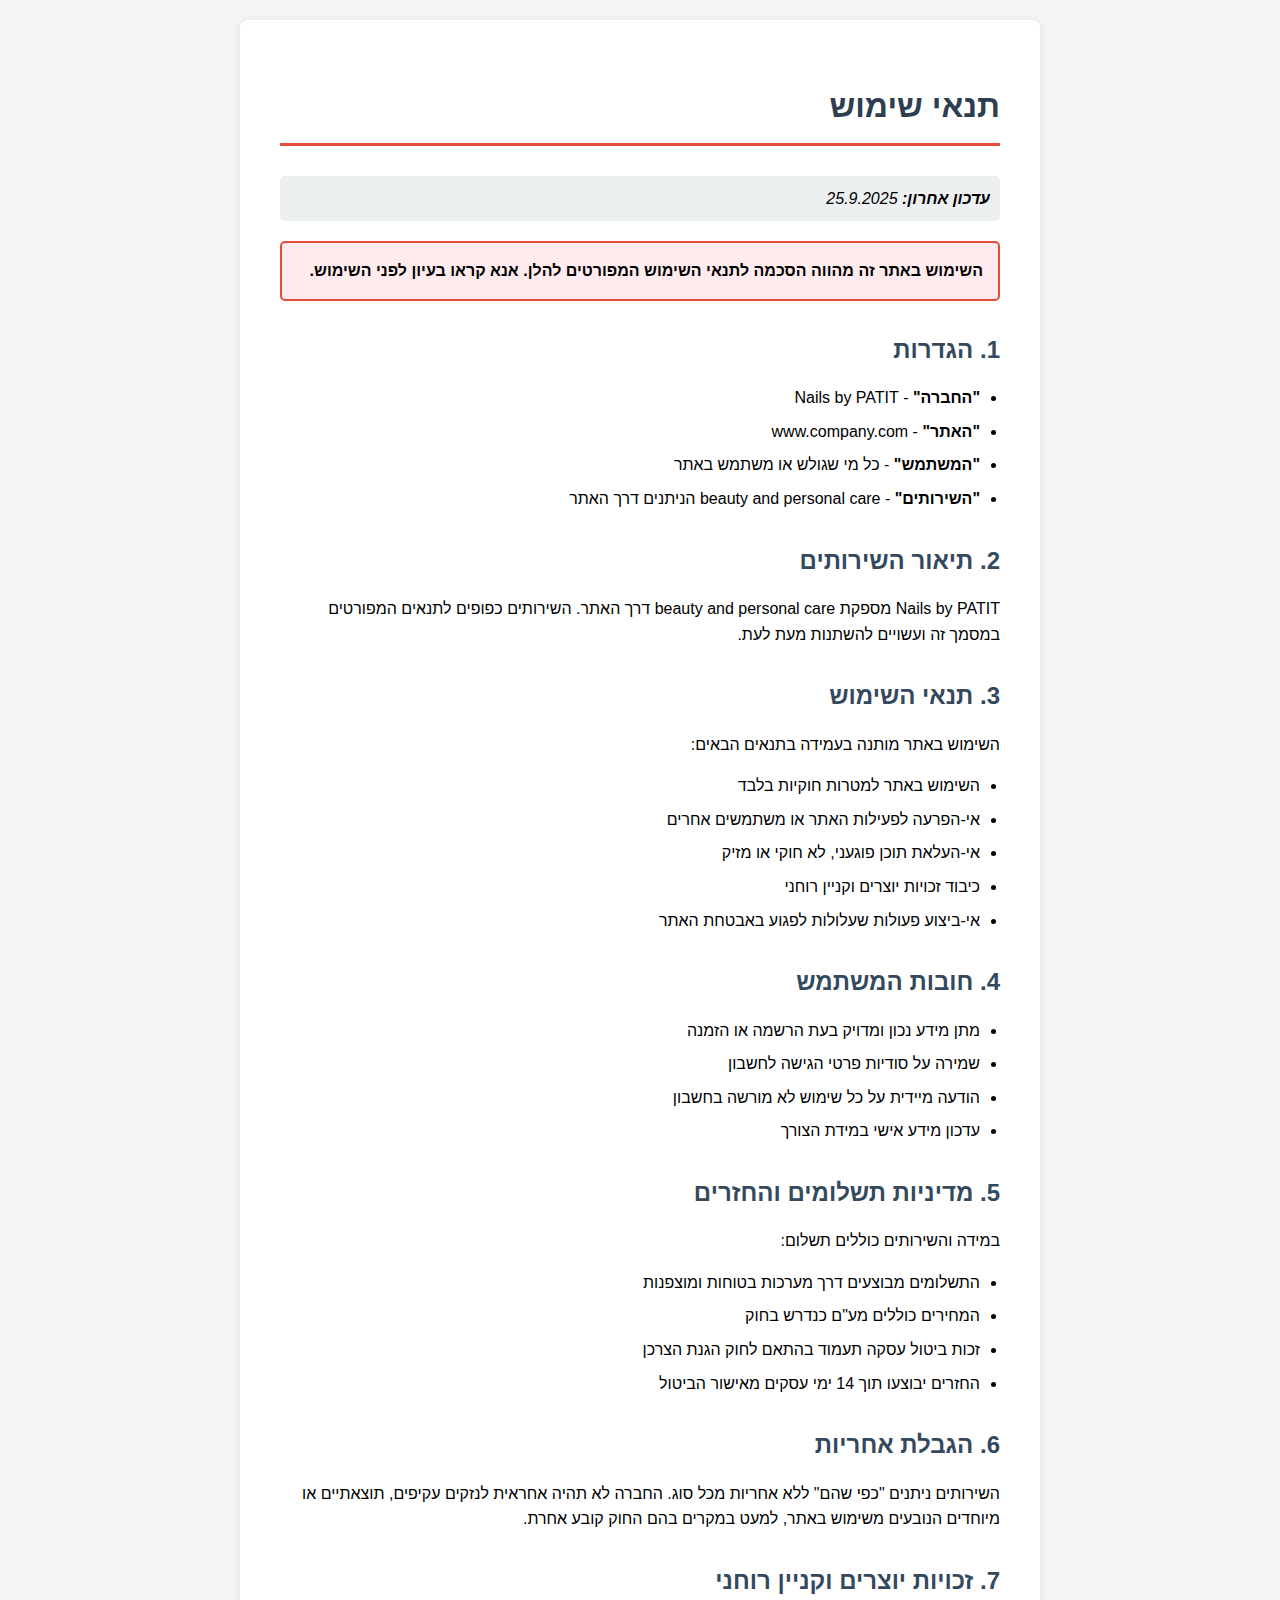
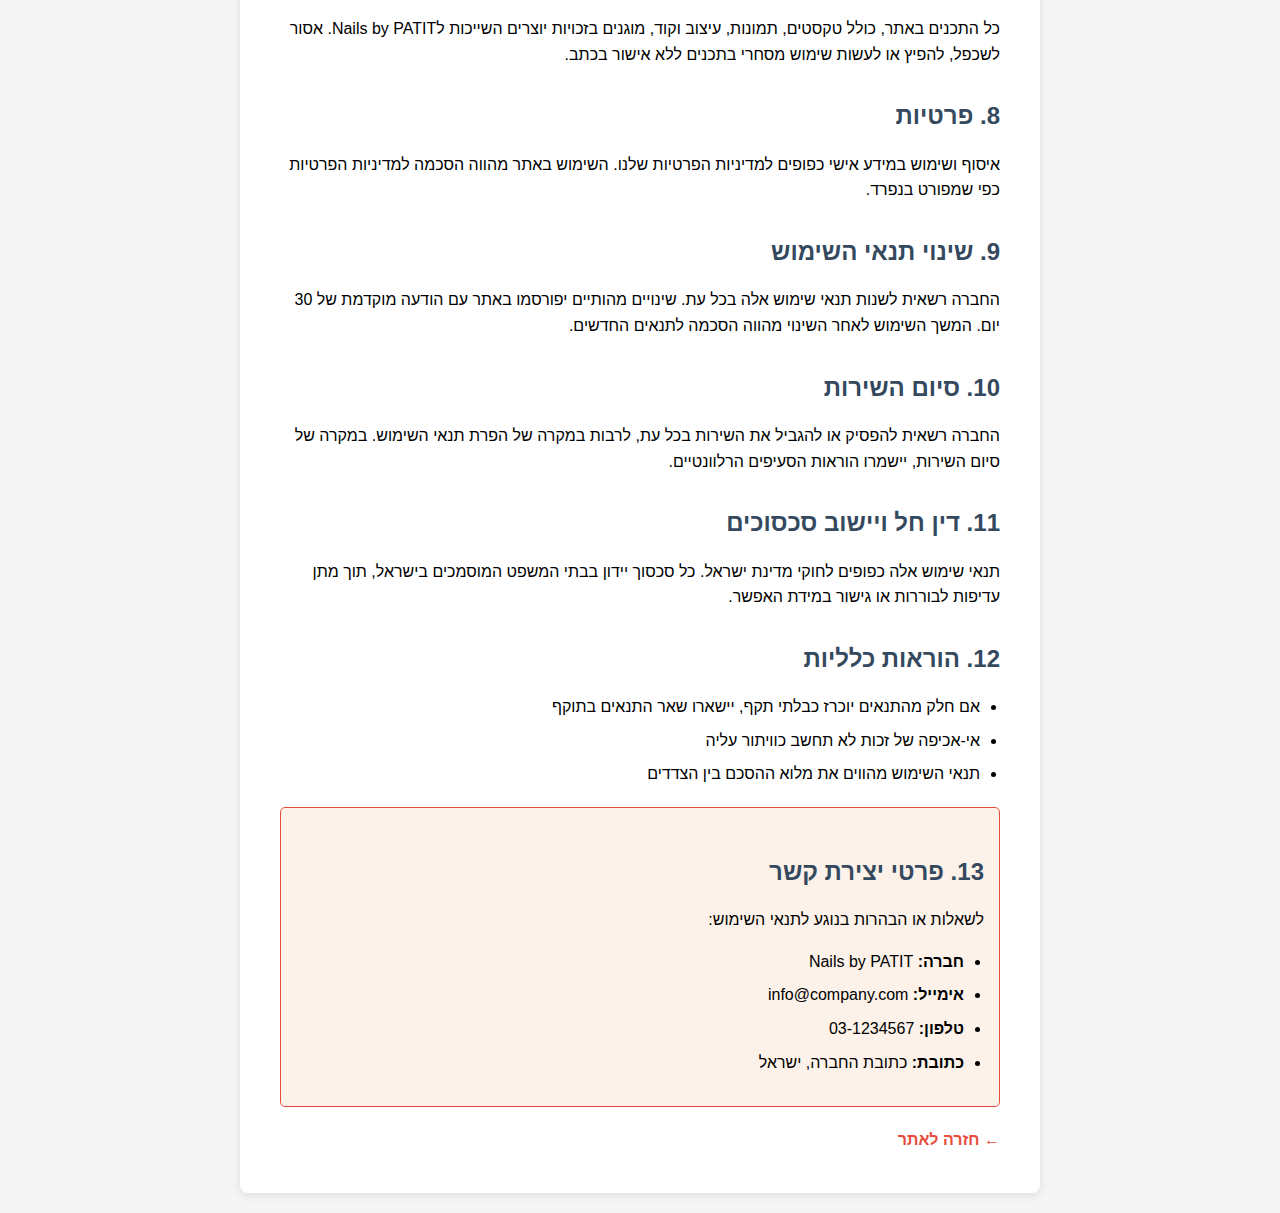
<file: public/terms.html>
<!DOCTYPE html>
<html lang="he" dir="rtl">
<head>
    <meta charset="UTF-8">
    <meta name="viewport" content="width=device-width, initial-scale=1.0">
    <title>תנאי שימוש - Nails by PATIT</title>
    <style>
        body {
            font-family: 'Segoe UI', Tahoma, Geneva, Verdana, sans-serif;
            line-height: 1.6;
            max-width: 800px;
            margin: 0 auto;
            padding: 20px;
            background-color: #f5f5f5;
            direction: rtl;
        }
        .container {
            background: white;
            padding: 40px;
            border-radius: 8px;
            box-shadow: 0 2px 10px rgba(0,0,0,0.1);
        }
        h1 {
            color: #2c3e50;
            border-bottom: 3px solid #e74c3c;
            padding-bottom: 10px;
            margin-bottom: 30px;
        }
        h2 {
            color: #34495e;
            margin-top: 30px;
            margin-bottom: 15px;
        }
        .last-updated {
            background: #ecf0f1;
            padding: 10px;
            border-radius: 5px;
            margin-bottom: 20px;
            font-style: italic;
        }
        .contact-info {
            background: #fdf2e9;
            border: 1px solid #e74c3c;
            padding: 15px;
            border-radius: 5px;
            margin-top: 20px;
        }
        .important-notice {
            background: #ffebee;
            border: 2px solid #e74c3c;
            padding: 15px;
            border-radius: 5px;
            margin: 20px 0;
            font-weight: bold;
        }
        ul {
            padding-right: 20px;
        }
        li {
            margin-bottom: 8px;
        }
        .back-link {
            display: inline-block;
            margin-top: 20px;
            color: #e74c3c;
            text-decoration: none;
            font-weight: bold;
        }
        .back-link:hover {
            text-decoration: underline;
        }
    </style>
</head>
<body>
    <div class="container">
        <h1>תנאי שימוש</h1>
        
        <div class="last-updated">
            <strong>עדכון אחרון:</strong> 25.9.2025
        </div>

        <div class="important-notice">
            השימוש באתר זה מהווה הסכמה לתנאי השימוש המפורטים להלן. אנא קראו בעיון לפני השימוש.
        </div>

        <h2>1. הגדרות</h2>
        <ul>
            <li><strong>"החברה"</strong> - Nails by PATIT</li>
            <li><strong>"האתר"</strong> - www.company.com</li>
            <li><strong>"המשתמש"</strong> - כל מי שגולש או משתמש באתר</li>
            <li><strong>"השירותים"</strong> - beauty and personal care הניתנים דרך האתר</li>
        </ul>

        <h2>2. תיאור השירותים</h2>
        <p>
            Nails by PATIT מספקת beauty and personal care דרך האתר. השירותים כפופים לתנאים המפורטים במסמך זה 
            ועשויים להשתנות מעת לעת.
        </p>

        <h2>3. תנאי השימוש</h2>
        <p>השימוש באתר מותנה בעמידה בתנאים הבאים:</p>
        <ul>
            <li>השימוש באתר למטרות חוקיות בלבד</li>
            <li>אי-הפרעה לפעילות האתר או משתמשים אחרים</li>
            <li>אי-העלאת תוכן פוגעני, לא חוקי או מזיק</li>
            <li>כיבוד זכויות יוצרים וקניין רוחני</li>
            <li>אי-ביצוע פעולות שעלולות לפגוע באבטחת האתר</li>
        </ul>

        <h2>4. חובות המשתמש</h2>
        <ul>
            <li>מתן מידע נכון ומדויק בעת הרשמה או הזמנה</li>
            <li>שמירה על סודיות פרטי הגישה לחשבון</li>
            <li>הודעה מיידית על כל שימוש לא מורשה בחשבון</li>
            <li>עדכון מידע אישי במידת הצורך</li>
        </ul>

        <h2>5. מדיניות תשלומים והחזרים</h2>
        <p>במידה והשירותים כוללים תשלום:</p>
        <ul>
            <li>התשלומים מבוצעים דרך מערכות בטוחות ומוצפנות</li>
            <li>המחירים כוללים מע"ם כנדרש בחוק</li>
            <li>זכות ביטול עסקה תעמוד בהתאם לחוק הגנת הצרכן</li>
            <li>החזרים יבוצעו תוך 14 ימי עסקים מאישור הביטול</li>
        </ul>

        <h2>6. הגבלת אחריות</h2>
        <p>
            השירותים ניתנים "כפי שהם" ללא אחריות מכל סוג. החברה לא תהיה אחראית לנזקים עקיפים, 
            תוצאתיים או מיוחדים הנובעים משימוש באתר, למעט במקרים בהם החוק קובע אחרת.
        </p>

        <h2>7. זכויות יוצרים וקניין רוחני</h2>
        <p>
            כל התכנים באתר, כולל טקסטים, תמונות, עיצוב וקוד, מוגנים בזכויות יוצרים השייכות לNails by PATIT. 
            אסור לשכפל, להפיץ או לעשות שימוש מסחרי בתכנים ללא אישור בכתב.
        </p>

        <h2>8. פרטיות</h2>
        <p>
            איסוף ושימוש במידע אישי כפופים למדיניות הפרטיות שלנו. השימוש באתר מהווה הסכמה 
            למדיניות הפרטיות כפי שמפורט בנפרד.
        </p>

        <h2>9. שינוי תנאי השימוש</h2>
        <p>
            החברה רשאית לשנות תנאי שימוש אלה בכל עת. שינויים מהותיים יפורסמו באתר עם הודעה מוקדמת 
            של 30 יום. המשך השימוש לאחר השינוי מהווה הסכמה לתנאים החדשים.
        </p>

        <h2>10. סיום השירות</h2>
        <p>
            החברה רשאית להפסיק או להגביל את השירות בכל עת, לרבות במקרה של הפרת תנאי השימוש. 
            במקרה של סיום השירות, יישמרו הוראות הסעיפים הרלוונטיים.
        </p>

        <h2>11. דין חל ויישוב סכסוכים</h2>
        <p>
            תנאי שימוש אלה כפופים לחוקי מדינת ישראל. כל סכסוך יידון בבתי המשפט המוסמכים בישראל, 
            תוך מתן עדיפות לבוררות או גישור במידת האפשר.
        </p>

        <h2>12. הוראות כלליות</h2>
        <ul>
            <li>אם חלק מהתנאים יוכרז כבלתי תקף, יישארו שאר התנאים בתוקף</li>
            <li>אי-אכיפה של זכות לא תחשב כוויתור עליה</li>
            <li>תנאי השימוש מהווים את מלוא ההסכם בין הצדדים</li>
        </ul>

        <div class="contact-info">
            <h2>13. פרטי יצירת קשר</h2>
            <p>לשאלות או הבהרות בנוגע לתנאי השימוש:</p>
            <ul>
                <li><strong>חברה:</strong> Nails by PATIT</li>
                <li><strong>אימייל:</strong> info@company.com</li>
                <li><strong>טלפון:</strong> 03-1234567</li>
                <li><strong>כתובת:</strong> כתובת החברה, ישראל</li>
            </ul>
        </div>

        <a href="/" class="back-link">← חזרה לאתר</a>
    </div>
</body>
</html>
</file>
<file: public/styles.css>
:root{--primary-color:#e91e63;--secondary-color:#ff9800;--accent-color:#9c27b0;--success-color:#4caf50;--warning-color:#ff5722;--text-primary:#333;--text-secondary:#666;--text-light:#999;--bg-primary:#fff;--bg-secondary:#f8f9fa;--bg-accent:#fafafa;--border-color:#e0e0e0;--shadow-light:0 2px 10px rgba(0,0,0,0.1);--shadow-medium:0 4px 20px rgba(0,0,0,0.15);--shadow-heavy:0 8px 30px rgba(0,0,0,0.2);--gradient-primary:linear-gradient(135deg,var(--primary-color),var(--secondary-color));--gradient-accent:linear-gradient(135deg,var(--accent-color),var(--primary-color));--border-radius:8px;--border-radius-large:16px;--transition:all 0.3s cubic-bezier(0.4,0,0.2,1);--font-family-primary:'Segoe UI',Tahoma,Geneva,Verdana,sans-serif;--font-family-heading:'Georgia','Times New Roman',serif;--container-max-width:1200px;--container-padding:20px}*,*::before,*::after{box-sizing:border-box}html{font-size:16px;scroll-behavior:smooth}body{margin:0;padding:0;font-family:var(--font-family-primary);line-height:1.6;color:var(--text-primary);background-color:var(--bg-primary);-webkit-font-smoothing:antialiased;-moz-osx-font-smoothing:grayscale}img{max-width:100%;height:auto;display:block}a{color:var(--primary-color);text-decoration:none;transition:var(--transition)}a:hover,a:focus{color:var(--secondary-color);outline:2px solid var(--primary-color);outline-offset:2px}button{border:none;background:none;cursor:pointer;font-family:inherit;transition:var(--transition)}button:focus{outline:2px solid var(--primary-color);outline-offset:2px}input,select,textarea{font-family:inherit;font-size:inherit}.container{max-width:var(--container-max-width);margin:0 auto;padding:0 var(--container-padding)}.section__title{font-family:var(--font-family-heading);font-size:clamp(2rem,4vw,3rem);font-weight:700;color:var(--text-primary);text-align:center;margin:0 0 1rem 0;line-height:1.2}.section__subtitle{font-size:1.125rem;color:var(--text-secondary);text-align:center;margin:0 0 3rem 0;max-width:600px;margin-left:auto;margin-right:auto}.btn{display:inline-flex;align-items:center;justify-content:center;padding:12px 24px;border-radius:var(--border-radius);font-weight:600;text-decoration:none;transition:var(--transition);cursor:pointer;border:2px solid transparent;min-height:44px;font-size:1rem}.btn:focus{outline:2px solid var(--primary-color);outline-offset:2px}.btn--primary{background:var(--gradient-primary);color:white;border:2px solid var(--primary-color)}.btn--primary:hover,.btn--primary:focus{background:var(--primary-color);transform:translateY(-2px);box-shadow:var(--shadow-medium);color:white}.btn--secondary{background:transparent;color:var(--primary-color);border:2px solid var(--primary-color)}.btn--secondary:hover,.btn--secondary:focus{background:var(--primary-color);color:white}.btn--outline{background:transparent;color:var(--text-primary);border:2px solid var(--border-color)}.btn--outline:hover,.btn--outline:focus{background:var(--primary-color);color:white;border-color:var(--primary-color)}.btn--large{padding:16px 32px;font-size:1.125rem}.btn--full{width:100%}.header{background:rgba(255,255,255,0.95);backdrop-filter:blur(10px);position:fixed;top:0;left:0;right:0;z-index:1000;box-shadow:var(--shadow-light);transition:var(--transition)}.nav{display:flex;align-items:center;justify-content:space-between;padding:1rem 0;min-height:70px}.nav__brand{flex-shrink:0}.nav__logo{font-family:var(--font-family-heading);font-size:1.5rem;font-weight:700;color:var(--primary-color);margin:0;background:var(--gradient-primary);-webkit-background-clip:text;-webkit-text-fill-color:transparent;background-clip:text}.nav__toggle{display:none;flex-direction:column;width:30px;height:30px;justify-content:center;align-items:center;position:relative}.nav__hamburger,.nav__hamburger::before,.nav__hamburger::after{width:25px;height:3px;background:var(--primary-color);transition:var(--transition)}.nav__hamburger{position:relative}.nav__hamburger::before,.nav__hamburger::after{content:'';position:absolute;left:0}.nav__hamburger::before{top:-8px}.nav__hamburger::after{bottom:-8px}.nav__menu{display:flex;list-style:none;margin:0;padding:0;gap:2rem;align-items:center}.nav__item{position:relative}.nav__link{padding:0.5rem 1rem;color:var(--text-primary);font-weight:500;border-radius:var(--border-radius);transition:var(--transition)}.nav__link:hover,.nav__link:focus{background:var(--bg-secondary);color:var(--primary-color)}.hero{padding:120px 0 80px;background:var(--gradient-accent);color:white;position:relative;overflow:hidden}.hero::before{content:'';position:absolute;top:0;left:0;right:0;bottom:0;background:url('data:image/svg+xml,<svg xmlns="http://www.w3.org/2000/svg" viewBox="0 0 100 100"><defs><pattern id="grain" patternUnits="userSpaceOnUse" width="100" height="100"><circle cx="50" cy="50" r="1" fill="%23ffffff" opacity="0.1"/></pattern></defs><rect width="100" height="100" fill="url(%23grain)"/></svg>');pointer-events:none}.hero .container{display:grid;grid-template-columns:1fr 1fr;gap:3rem;align-items:center;position:relative;z-index:1}.hero__content{max-width:500px}.hero__title{font-family:var(--font-family-heading);font-size:clamp(2.5rem,5vw,4rem);font-weight:700;margin:0 0 1.5rem 0;line-height:1.1}.hero__subtitle{font-size:1.25rem;margin:0 0 2rem 0;opacity:0.9;line-height:1.4}.hero__cta{display:flex;gap:1rem;margin-bottom:2rem;flex-wrap:wrap}.hero__trust{margin-top:2rem}.trust-badges{display:flex;gap:1rem;flex-wrap:wrap}.trust-badge{background:rgba(255,255,255,0.2);padding:0.5rem 1rem;border-radius:var(--border-radius);font-size:0.875rem;font-weight:500;backdrop-filter:blur(10px)}.hero__image{position:relative}.hero__img{width:100%;height:400px;object-fit:cover;border-radius:var(--border-radius-large);box-shadow:var(--shadow-heavy)}.services{padding:80px 0;background:var(--bg-primary)}.services__grid{display:grid;grid-template-columns:repeat(auto-fit,minmax(300px,1fr));gap:2rem;margin-top:3rem}.service-card{background:white;border-radius:var(--border-radius-large);padding:2rem;box-shadow:var(--shadow-light);transition:var(--transition);border:1px solid var(--border-color);position:relative;overflow:hidden}.service-card::before{content:'';position:absolute;top:0;left:0;right:0;height:4px;background:var(--gradient-primary)}.service-card:hover{transform:translateY(-5px);box-shadow:var(--shadow-medium)}.service-card__icon{width:60px;height:60px;margin:0 0 1.5rem 0;border-radius:50%;background:var(--bg-secondary);display:flex;align-items:center;justify-content:center}.service-icon{width:30px;height:30px;object-fit:contain}.service-card__title{font-family:var(--font-family-heading);font-size:1.5rem;font-weight:600;color:var(--text-primary);margin:0 0 1rem 0}.service-card__description{color:var(--text-secondary);margin:0 0 1.5rem 0;line-height:1.5}.service-card__price{font-size:1.25rem;font-weight:700;color:var(--primary-color);margin:0 0 1.5rem 0}.service-card__cta{width:100%}.gallery{padding:80px 0;background:var(--bg-secondary)}.gallery__grid{display:grid;grid-template-columns:repeat(auto-fit,minmax(250px,1fr));gap:1rem;margin-top:3rem}.gallery__item{position:relative;overflow:hidden;border-radius:var(--border-radius);aspect-ratio:1;background:var(--bg-primary)}.gallery__img{width:100%;height:100%;object-fit:cover;transition:var(--transition)}.gallery__item:hover .gallery__img{transform:scale(1.05)}.gallery__cta{text-align:center;margin-top:3rem}.testimonials{padding:80px 0;background:var(--bg-primary)}.testimonials__grid{display:grid;grid-template-columns:repeat(auto-fit,minmax(300px,1fr));gap:2rem;margin-top:3rem}.testimonial{background:white;border-radius:var(--border-radius-large);padding:2rem;box-shadow:var(--shadow-light);border:1px solid var(--border-color);margin:0}.testimonial__content{height:100%}.testimonial__text{font-size:1.125rem;line-height:1.6;color:var(--text-primary);margin:0 0 2rem 0;font-style:italic}.testimonial__author{display:flex;align-items:center;gap:1rem}.testimonial__avatar{width:50px;height:50px;border-radius:50%;object-fit:cover;flex-shrink:0}.testimonial__name{font-weight:600;color:var(--text-primary);font-style:normal;margin:0 0 0.5rem 0}.testimonial__rating{color:var(--secondary-color);font-size:1.125rem}.about{padding:80px 0;background:var(--bg-secondary)}.about__content{display:grid;grid-template-columns:1fr 1fr;gap:3rem;align-items:center}.about__description{font-size:1.125rem;color:var(--text-secondary);margin:0 0 2rem 0;line-height:1.6}.about__features{display:flex;flex-direction:column;gap:1.5rem}.feature{background:white;padding:1.5rem;border-radius:var(--border-radius);box-shadow:var(--shadow-light);border-left:4px solid var(--primary-color)}.feature__title{font-weight:600;color:var(--text-primary);margin:0 0 0.5rem 0}.feature__text{color:var(--text-secondary);margin:0;font-size:0.95rem}.about__img{width:100%;height:400px;object-fit:cover;border-radius:var(--border-radius-large);box-shadow:var(--shadow-medium)}.contact{padding:80px 0;background:var(--bg-primary)}.contact__content{display:grid;grid-template-columns:1fr 1fr;gap:3rem;margin-top:3rem;align-items:start}.contact__info{display:flex;flex-direction:column;gap:2rem}.contact__details,.contact__hours{background:white;padding:2rem;border-radius:var(--border-radius-large);box-shadow:var(--shadow-light);border:1px solid var(--border-color)}.contact__heading{font-family:var(--font-family-heading);font-size:1.5rem;font-weight:600;color:var(--text-primary);margin:0 0 1.5rem 0}.contact__item{margin:0 0 1rem 0;color:var(--text-secondary)}.contact__link{color:var(--primary-color);font-weight:500}.contact__link:hover{text-decoration:underline}.hours__list{display:flex;flex-direction:column;gap:0.75rem}.hours__item{display:flex;justify-content:space-between;padding:0.5rem 0;border-bottom:1px solid var(--border-color)}.hours__item:last-child{border-bottom:none}.hours__day{font-weight:500;color:var(--text-primary)}.hours__time{color:var(--text-secondary)}.contact__form{background:white;padding:2rem;border-radius:var(--border-radius-large);box-shadow:var(--shadow-light);border:1px solid var(--border-color)}.form__title{font-family:var(--font-family-heading);font-size:1.5rem;font-weight:600;color:var(--text-primary);margin:0 0 2rem 0}.form__group{margin:0 0 1.5rem 0}.form__label{display:block;font-weight:500;color:var(--text-primary);margin:0 0 0.5rem 0}.form__input,.form__select,.form__textarea{width:100%;padding:12px 16px;border:2px solid var(--border-color);border-radius:var(--border-radius);font-size:1rem;transition:var(--transition);background:white}.form__input:focus,.form__select:focus,.form__textarea:focus{outline:none;border-color:var(--primary-color);box-shadow:0 0 0 3px rgba(233,30,99,0.1)}.form__input.error,.form__select.error,.form__textarea.error{border-color:var(--warning-color)}.form__textarea{resize:vertical;min-height:100px}.form__checkbox{display:flex;align-items:flex-start;gap:0.75rem;cursor:pointer;font-size:0.95rem;line-height:1.4}.form__checkbox input[type="checkbox"]{opacity:0;position:absolute}.form__checkmark{width:20px;height:20px;border:2px solid var(--border-color);border-radius:4px;display:flex;align-items:center;justify-content:center;transition:var(--transition);flex-shrink:0;margin-top:2px}.form__checkbox input[type="checkbox"]:checked + .form__checkmark{background:var(--primary-color);border-color:var(--primary-color)}.form__checkbox input[type="checkbox"]:checked + .form__checkmark::after{content:'✓';color:white;font-size:14px;font-weight:bold}.form__checkbox input[type="checkbox"]:focus + .form__checkmark{box-shadow:0 0 0 3px rgba(233,30,99,0.1)}.form__link{color:var(--primary-color);text-decoration:underline}.form__error{color:var(--warning-color);font-size:0.875rem;margin-top:0.5rem;display:none}.form__error.show{display:block}.form__success{background:var(--success-color);color:white;padding:1rem;border-radius:var(--border-radius);margin:1rem 0;text-align:center}@media (max-width: 768px){.container{padding:0 1rem}.nav__toggle{display:flex}.nav__menu{position:fixed;top:70px;left:0;right:0;background:white;flex-direction:column;padding:2rem 1rem;box-shadow:var(--shadow-medium);transform:translateY(-100%);opacity:0;visibility:hidden;transition:var(--transition)}.nav__menu.active{transform:translateY(0);opacity:1;visibility:visible}.nav__toggle[aria-expanded="true"] .nav__hamburger{background:transparent}.nav__toggle[aria-expanded="true"] .nav__hamburger::before{transform:rotate(45deg);top:0}.nav__toggle[aria-expanded="true"] .nav__hamburger::after{transform:rotate(-45deg);bottom:0}.hero .container{grid-template-columns:1fr;text-align:center}.hero__image{order:-1}.hero__cta{justify-content:center}.trust-badges{justify-content:center}.services__grid{grid-template-columns:1fr;gap:1.5rem}.gallery__grid{grid-template-columns:repeat(2,1fr)}.testimonials__grid{grid-template-columns:1fr}.about__content{grid-template-columns:1fr;text-align:center}.about__image{order:-1}.contact__content{grid-template-columns:1fr}.section__title{font-size:2rem}.hero__title{font-size:2.5rem}.btn--large{padding:14px 28px;font-size:1rem}.hero__cta{flex-direction:column;align-items:center}.hero__cta .btn{width:100%;max-width:300px}}@media (max-width: 480px){.gallery__grid{grid-template-columns:1fr}.trust-badges{flex-direction:column;align-items:center}.hero__cta .btn{font-size:0.95rem;padding:12px 24px}}.sr-only{position:absolute;width:1px;height:1px;padding:0;margin:-1px;overflow:hidden;clip:rect(0,0,0,0);white-space:nowrap;border:0}@media (prefers-reduced-motion: reduce){*,*::before,*::after{animation-duration:0.01ms !important;animation-iteration-count:1 !important;transition-duration:0.01ms !important;scroll-behavior:auto !important}}

/* Legal Footer Styles */

    /* Legal Footer Styles */
    .legal-footer {
      background-color: #2c3e50;
      color: #ecf0f1;
      padding: 20px 0;
      margin-top: 40px;
      font-size: 14px;
      border-top: 3px solid #3498db;
    }

    .legal-footer .container {
      max-width: 1200px;
      margin: 0 auto;
      padding: 0 20px;
    }

    .legal-footer .footer-content {
      display: flex;
      justify-content: space-between;
      align-items: center;
      flex-wrap: wrap;
      gap: 15px;
    }

    .legal-footer .footer-main {
      flex: 1;
    }

    .legal-footer .footer-legal {
      display: flex;
      align-items: center;
      gap: 10px;
    }

    .legal-footer .footer-legal a {
      color: #3498db;
      text-decoration: none;
      transition: color 0.3s ease;
      font-weight: 500;
    }

    .legal-footer .footer-legal a:hover {
      color: #5dade2;
      text-decoration: underline;
    }

    .legal-footer .footer-legal a:focus {
      outline: 2px solid #3498db;
      outline-offset: 2px;
      border-radius: 2px;
    }

    .legal-footer .separator {
      color: #7f8c8d;
      font-weight: 300;
    }

    /* Responsive Design */
    @media (max-width: 768px) {
      .legal-footer .footer-content {
        flex-direction: column;
        text-align: center;
      }

      .legal-footer .footer-legal {
        flex-wrap: wrap;
        justify-content: center;
      }
    }

    /* RTL Support for Hebrew */
    [dir="rtl"] .legal-footer .footer-content {
      direction: rtl;
    }

    [dir="rtl"] .legal-footer .footer-legal {
      direction: rtl;
    }
</file>
